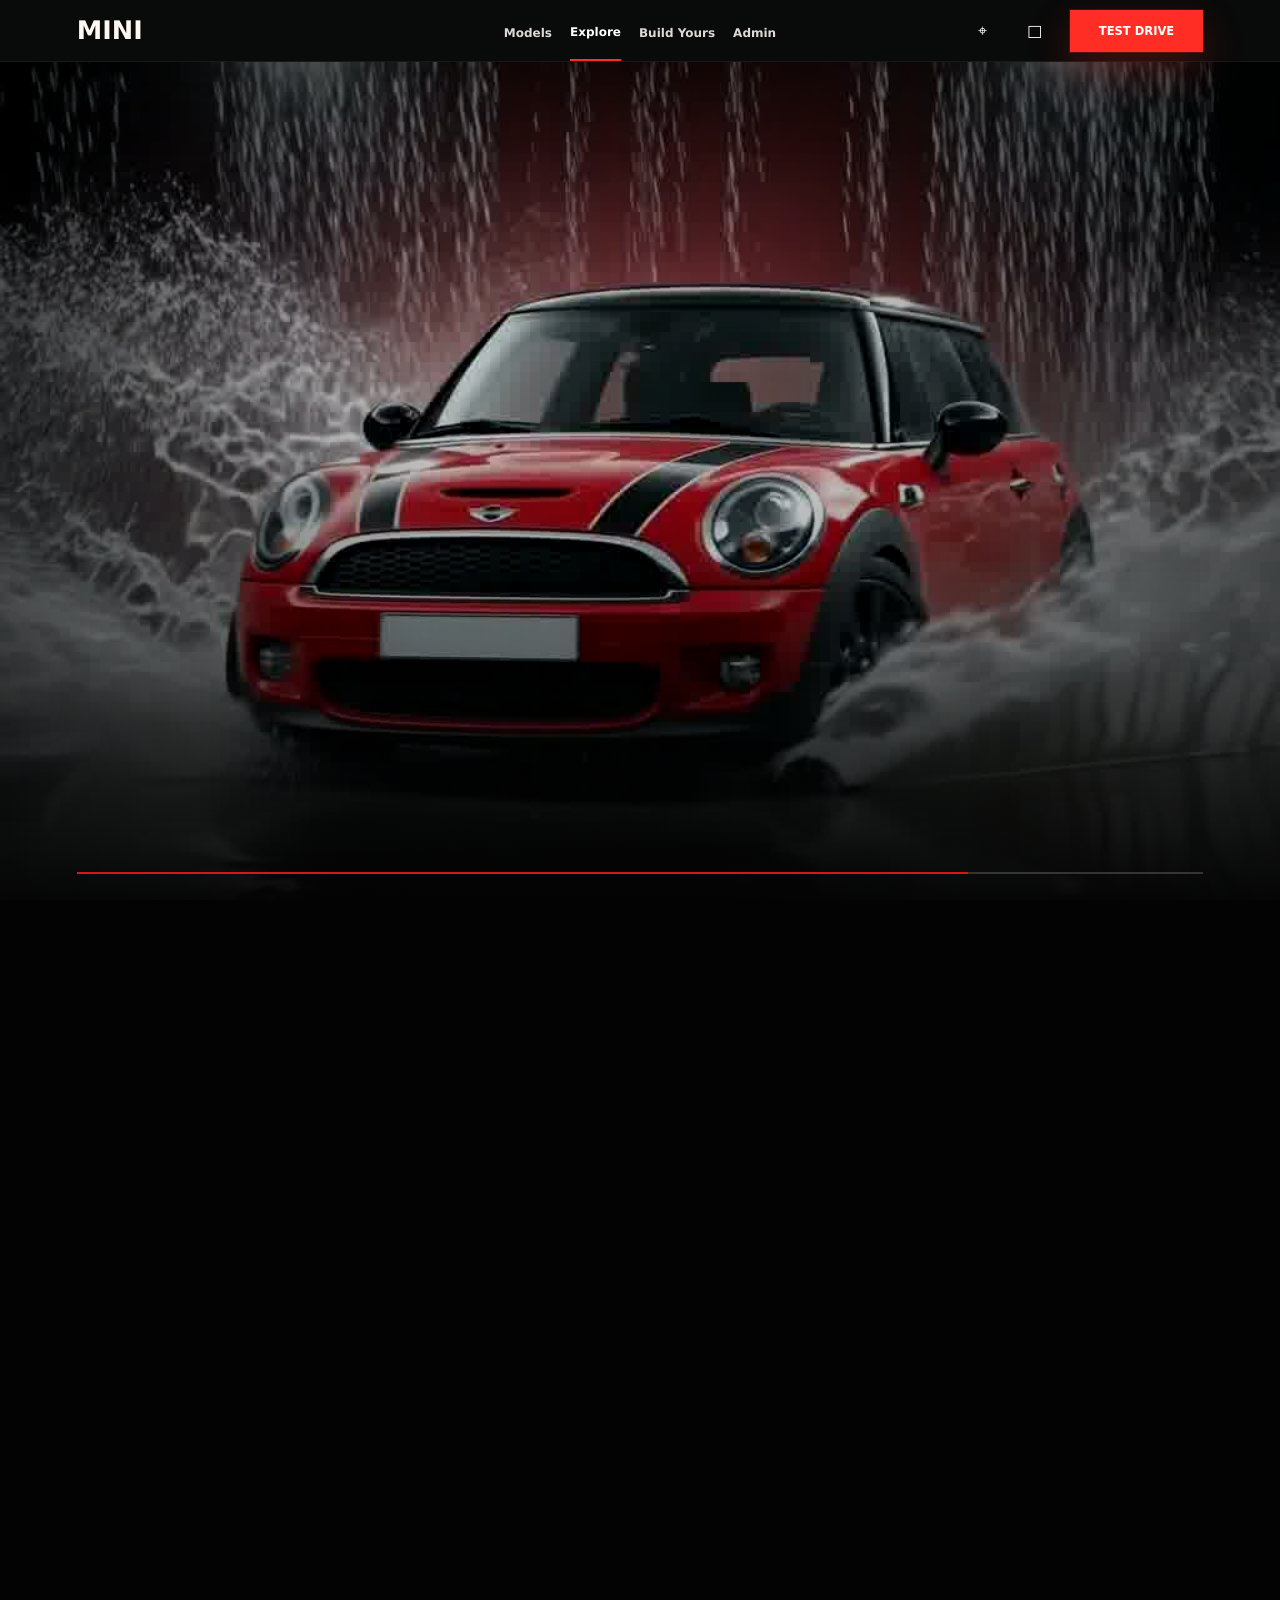
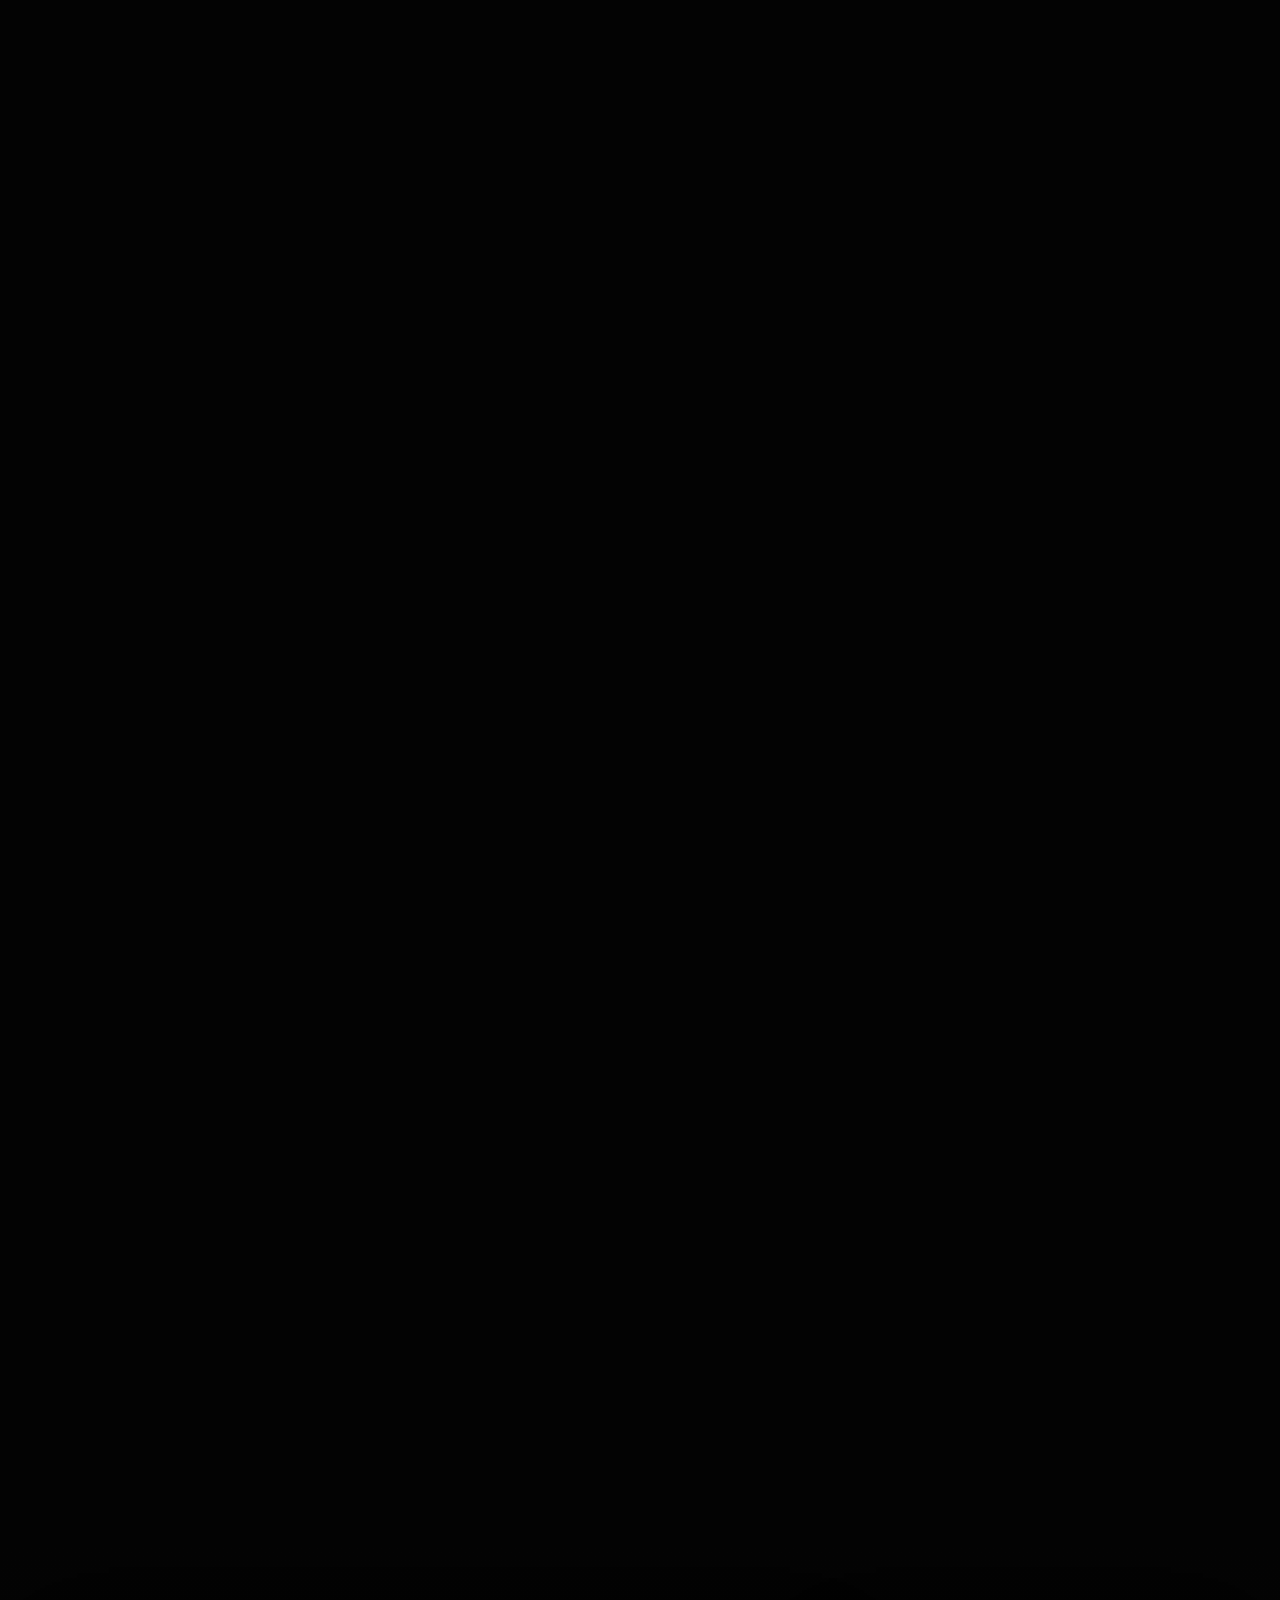
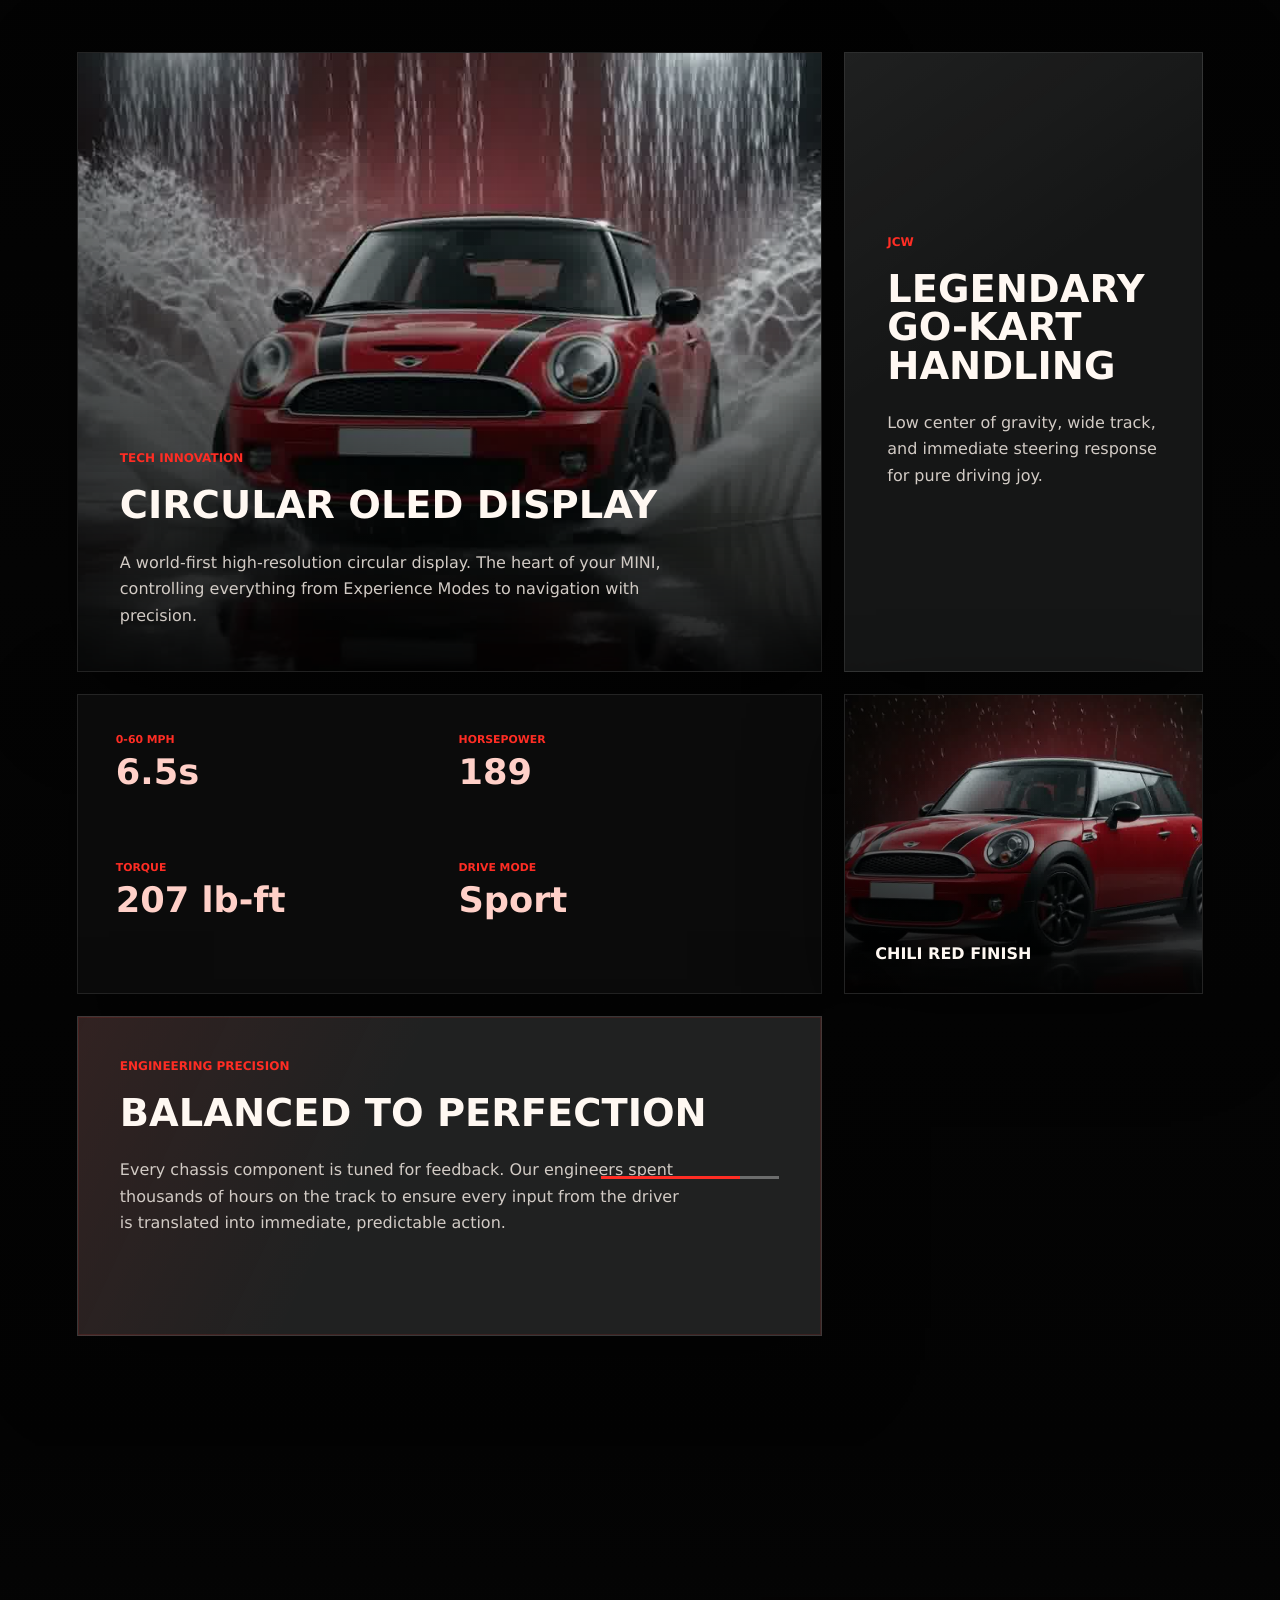
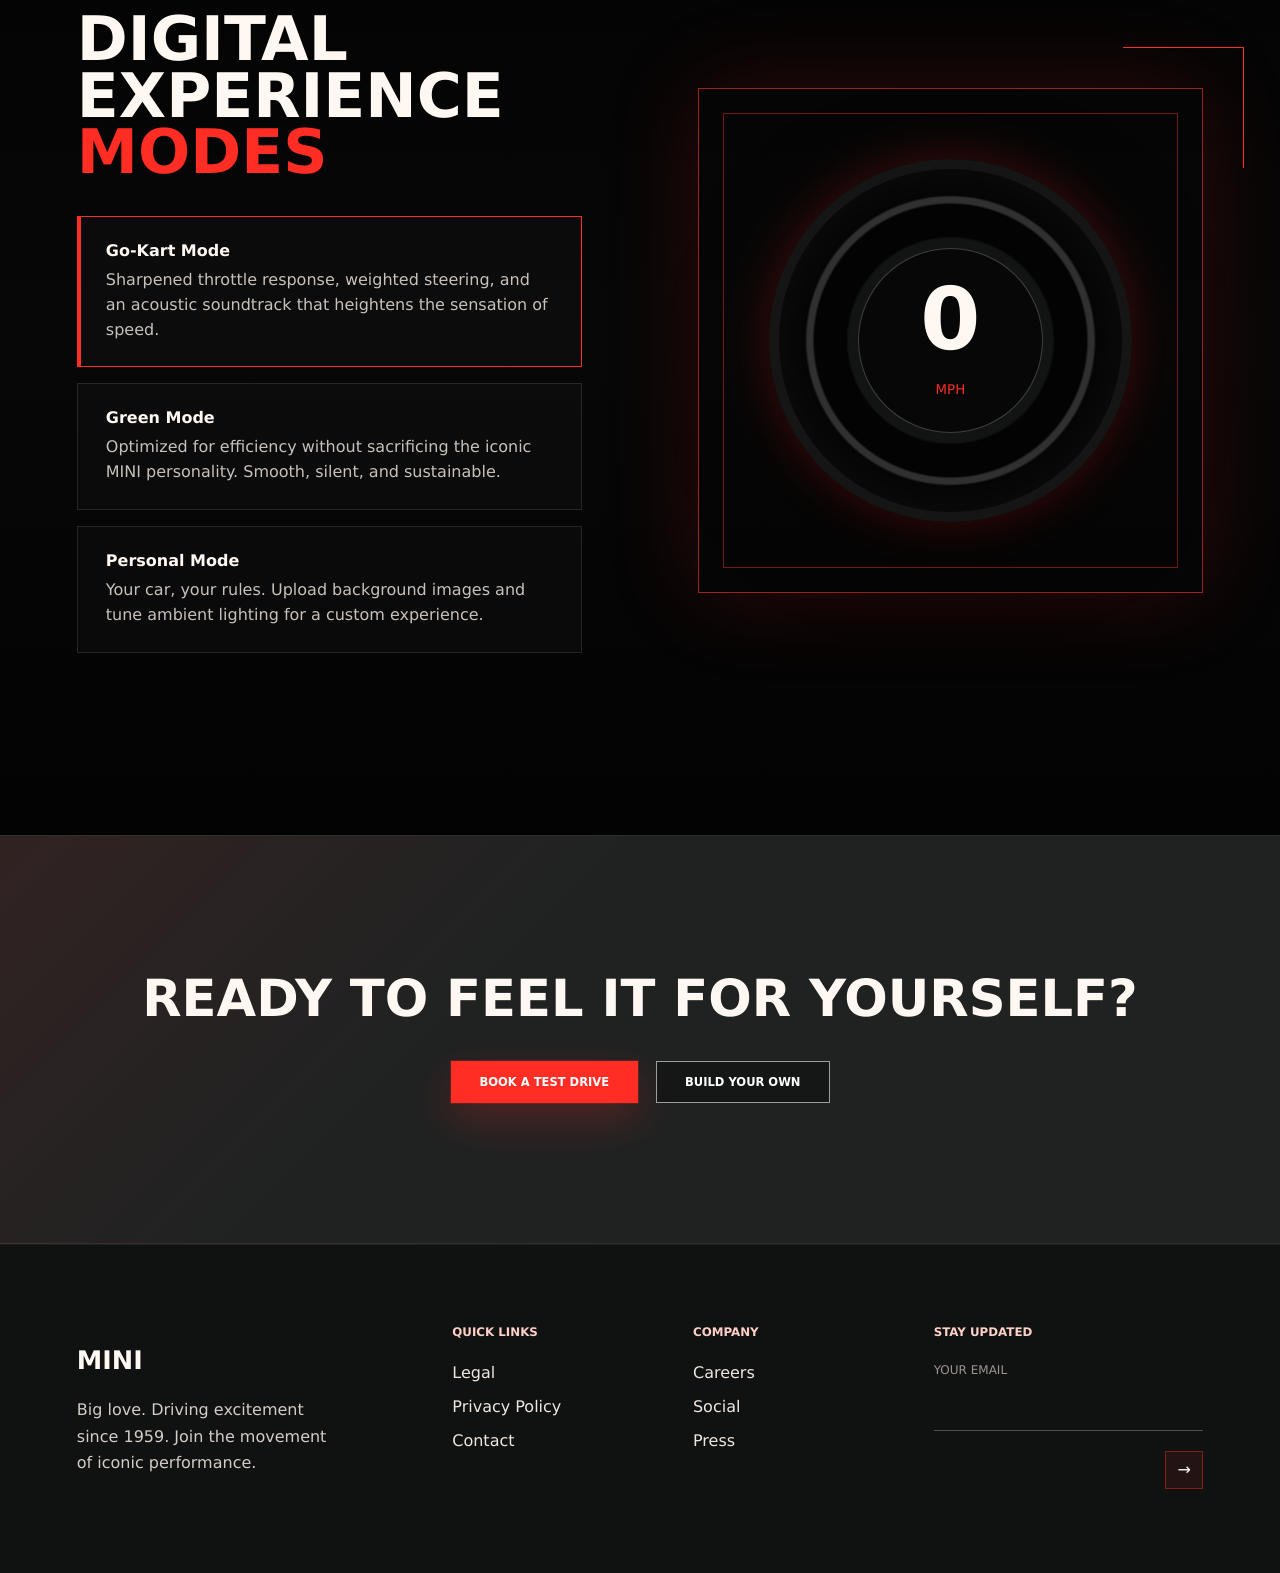
<file: index.html>
<!doctype html>
<html lang="en">
  <head>
    <meta charset="utf-8">
    <meta name="viewport" content="width=device-width, initial-scale=1">
    <title>MINI Scroll Experience</title>
    <meta name="theme-color" content="#050505">
    <link rel="preload" as="image" href="ezgif-38873a8ef8fd9200-jpg/ezgif-frame-001.jpg">
    <link rel="preload" as="image" href="ezgif-38873a8ef8fd9200-jpg/ezgif-frame-135.jpg">
    <link rel="preload" as="image" href="ezgif-38873a8ef8fd9200-jpg/ezgif-frame-270.jpg">
    <link rel="stylesheet" href="styles.css">
  </head>
  <body class="loading">
    <div class="loader" id="loader" aria-live="polite">
      <div class="loader-inner">
        <p>MINI experience</p>
        <h2>Preparing the drive</h2>
        <div class="loader-track">
          <span id="loader-bar"></span>
        </div>
        <strong id="loader-count">0%</strong>
      </div>
    </div>

    <main>
      <div class="site-page">
        <nav class="topbar" aria-label="Primary navigation">
          <a class="brand" href="#">MINI</a>
          <div class="nav-links">
            <a href="#models">Models</a>
            <a class="active" href="#explore">Explore</a>
            <a href="#build" data-open-modal="build">Build Yours</a>
            <a href="/admin.html">Admin</a>
          </div>
          <div class="nav-actions">
            <button class="icon-button" type="button" aria-label="Find a dealer" data-open-modal="dealer">⌖</button>
            <button class="icon-button" type="button" aria-label="Open configuration summary" data-open-modal="cart">□</button>
            <button class="drive-button" type="button" data-open-modal="test-drive">Test drive</button>
          </div>
        </nav>

        <section class="scroll-stage" id="explore" aria-label="Red car water reveal">
          <div class="sticky-frame">
            <canvas id="sequence" width="1280" height="720" aria-hidden="true"></canvas>
            <div class="shade"></div>
            <header class="hero-copy">
              <p>Iconic reborn</p>
              <h1>Performance without pretense.</h1>
              <span>
                Experience the legendary go-kart handling meets cutting-edge digital
                innovation. Every curve, every bolt, every pixel designed for the thrill
                of the drive.
              </span>
              <div class="button-row">
                <a class="primary-button" href="#design">Explore design</a>
                <a class="ghost-button" href="#specs">Specifications</a>
              </div>
            </header>
            <div class="progress" aria-hidden="true">
              <span></span>
            </div>
            <div class="scroll-cue" aria-hidden="true">
              <span></span>
            </div>
          </div>
        </section>

        <section class="feature-grid" id="design">
          <article class="feature-card wide visual-card">
            <img src="ezgif-38873a8ef8fd9200-jpg/ezgif-frame-200.jpg" alt="Red MINI driving through water">
            <div>
              <p>Tech innovation</p>
              <h3>Circular OLED Display</h3>
              <span>
                A world-first high-resolution circular display. The heart of your MINI,
                controlling everything from Experience Modes to navigation with precision.
              </span>
            </div>
          </article>

          <article class="feature-card text-card">
            <p>Jcw</p>
            <h3>Legendary go-kart handling</h3>
            <span>
              Low center of gravity, wide track, and immediate steering response for
              pure driving joy.
            </span>
          </article>

          <article class="spec-card" id="specs">
            <div><span>0-60 mph</span><strong>6.5s</strong></div>
            <div><span>Horsepower</span><strong>189</strong></div>
            <div><span>Torque</span><strong>207 lb-ft</strong></div>
            <div><span>Drive mode</span><strong>Sport</strong></div>
          </article>

          <article class="finish-card">
            <img src="ezgif-38873a8ef8fd9200-jpg/ezgif-frame-248.jpg" alt="Red MINI detail">
            <strong>Chili red finish</strong>
          </article>

          <article class="feature-card wide dark-card">
            <p>Engineering precision</p>
            <h3>Balanced to perfection</h3>
            <span>
              Every chassis component is tuned for feedback. Our engineers spent
              thousands of hours on the track to ensure every input from the driver is
              translated into immediate, predictable action.
            </span>
            <div class="meter"><i></i></div>
          </article>
        </section>

        <section class="digital-section">
          <div class="modes">
            <h2>Digital experience <span>modes</span></h2>
            <article class="mode active-mode">
              <strong>Go-Kart Mode</strong>
              <p>Sharpened throttle response, weighted steering, and an acoustic soundtrack that heightens the sensation of speed.</p>
            </article>
            <article class="mode">
              <strong>Green Mode</strong>
              <p>Optimized for efficiency without sacrificing the iconic MINI personality. Smooth, silent, and sustainable.</p>
            </article>
            <article class="mode">
              <strong>Personal Mode</strong>
              <p>Your car, your rules. Upload background images and tune ambient lighting for a custom experience.</p>
            </article>
          </div>
          <div class="oled-panel" aria-label="Circular dashboard display illustration">
            <div class="screen">
              <div class="dial">
                <span>0</span>
                <small>mph</small>
              </div>
            </div>
          </div>
        </section>

        <section class="cta" id="test-drive">
          <h2>Ready to feel it for yourself?</h2>
          <div class="button-row center">
            <button class="primary-button" type="button" data-open-modal="test-drive">Book a test drive</button>
            <button class="ghost-button" type="button" data-open-modal="build">Build your own</button>
          </div>
        </section>

        <footer class="footer">
          <div>
            <h2>MINI</h2>
            <p>Big love. Driving excitement since 1959. Join the movement of iconic performance.</p>
          </div>
          <div>
            <h4>Quick links</h4>
            <a href="#">Legal</a>
            <a href="#">Privacy Policy</a>
            <a href="#" data-open-modal="dealer">Contact</a>
          </div>
          <div>
            <h4>Company</h4>
            <a href="#">Careers</a>
            <a href="#">Social</a>
            <a href="#">Press</a>
          </div>
          <form id="newsletter-form">
            <h4>Stay updated</h4>
            <label>
              <span>Your email</span>
              <input name="email" type="email" aria-label="Your email" required>
            </label>
            <button class="footer-submit" type="submit" aria-label="Subscribe">→</button>
          </form>
        </footer>
      </div>
    </main>

    <div class="modal-layer" id="modal-layer" aria-hidden="true">
      <section class="modal" role="dialog" aria-modal="true" aria-labelledby="modal-title">
        <button class="modal-close" type="button" aria-label="Close">×</button>

        <form class="modal-form" id="test-drive-form" data-modal="test-drive">
          <p>MINI concierge</p>
          <h2 id="modal-title">Book a test drive</h2>
          <div class="form-grid">
            <label><span>Name</span><input name="name" required minlength="2"></label>
            <label><span>Email</span><input name="email" type="email" required></label>
            <label><span>Phone</span><input name="phone" required minlength="7"></label>
            <label><span>City</span><input name="city" required></label>
            <label><span>Preferred date</span><input name="date" type="date" required></label>
            <label>
              <span>Model</span>
              <select name="model" required>
                <option value="MINI Cooper S">MINI Cooper S</option>
                <option value="MINI John Cooper Works">MINI John Cooper Works</option>
                <option value="MINI Electric">MINI Electric</option>
              </select>
            </label>
          </div>
          <button class="primary-button full-button" type="submit">Confirm request</button>
        </form>

        <form class="modal-form" id="build-form" data-modal="build">
          <p>Build yours</p>
          <h2>Configure your MINI</h2>
          <div class="form-grid">
            <label>
              <span>Variant</span>
              <select name="variant" required>
                <option value="Cooper S Sport">Cooper S Sport</option>
                <option value="JCW Track">JCW Track</option>
                <option value="Electric Iconic">Electric Iconic</option>
              </select>
            </label>
            <label>
              <span>Color</span>
              <select name="color" required>
                <option value="Chili Red">Chili Red</option>
                <option value="Midnight Black">Midnight Black</option>
                <option value="Nanuq White">Nanuq White</option>
              </select>
            </label>
            <label>
              <span>Experience mode</span>
              <select name="mode" required>
                <option value="Go-Kart">Go-Kart</option>
                <option value="Green">Green</option>
                <option value="Personal">Personal</option>
              </select>
            </label>
            <label><span>Budget</span><input name="budget" placeholder="Optional"></label>
          </div>
          <button class="primary-button full-button" type="submit">Save configuration</button>
        </form>

        <form class="modal-form" id="dealer-form" data-modal="dealer">
          <p>Dealer locator</p>
          <h2>Find a MINI partner</h2>
          <label><span>Your city</span><input name="city" required></label>
          <button class="primary-button full-button" type="submit">Search dealers</button>
          <div class="dealer-results" id="dealer-results"></div>
        </form>

        <div class="modal-form" data-modal="cart">
          <p>Your garage</p>
          <h2>Configuration summary</h2>
          <div class="cart-summary" id="cart-summary">
            <span>No configuration saved yet.</span>
          </div>
          <button class="primary-button full-button" type="button" data-open-modal="build">Build your MINI</button>
        </div>
      </section>
    </div>

    <div class="toast" id="toast" role="status" aria-live="polite"></div>

    <script src="script.js"></script>
  </body>
</html>
</file>
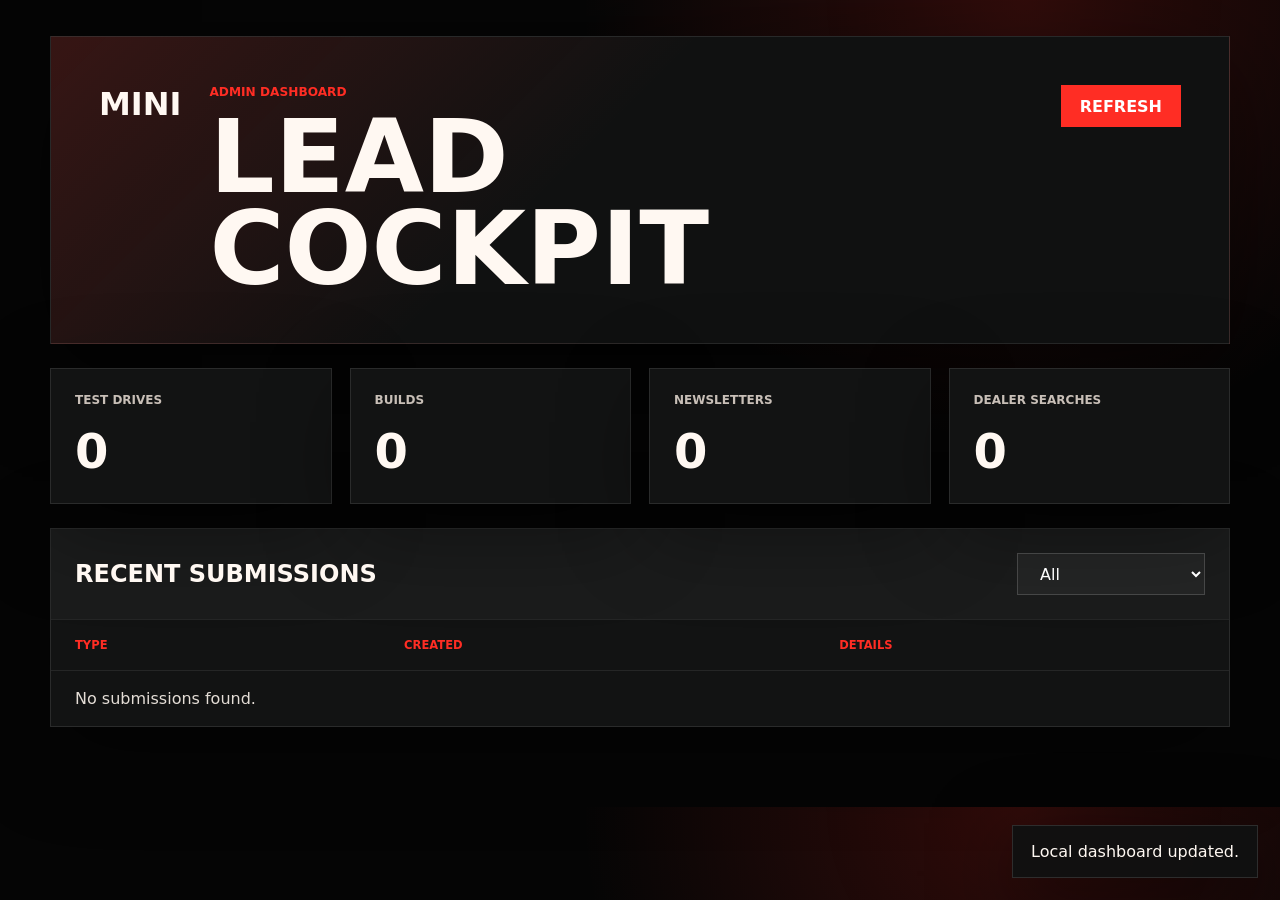
<file: admin.html>
<!doctype html>
<html lang="en">
  <head>
    <meta charset="utf-8">
    <meta name="viewport" content="width=device-width, initial-scale=1">
    <title>MINI Admin</title>
    <meta name="theme-color" content="#050505">
    <link rel="stylesheet" href="admin.css">
  </head>
  <body>
    <main class="admin-shell">
      <header class="admin-hero">
        <a href="/">MINI</a>
        <div>
          <p>Admin dashboard</p>
          <h1>Lead cockpit</h1>
        </div>
        <button id="refresh" type="button">Refresh</button>
      </header>

      <section class="stats" aria-label="Submission counts">
        <article><span>Test drives</span><strong id="count-test-drives">0</strong></article>
        <article><span>Builds</span><strong id="count-builds">0</strong></article>
        <article><span>Newsletters</span><strong id="count-newsletters">0</strong></article>
        <article><span>Dealer searches</span><strong id="count-dealers">0</strong></article>
      </section>

      <section class="panel">
        <div class="panel-head">
          <h2>Recent submissions</h2>
          <select id="filter" aria-label="Filter submissions">
            <option value="all">All</option>
            <option value="test_drives">Test drives</option>
            <option value="builds">Builds</option>
            <option value="newsletters">Newsletters</option>
            <option value="dealer_searches">Dealer searches</option>
          </select>
        </div>
        <div class="table-wrap">
          <table>
            <thead>
              <tr>
                <th>Type</th>
                <th>Created</th>
                <th>Details</th>
              </tr>
            </thead>
            <tbody id="submissions">
              <tr><td colspan="3">Loading submissions...</td></tr>
            </tbody>
          </table>
        </div>
      </section>
    </main>

    <div class="toast" id="admin-toast" role="status" aria-live="polite"></div>
    <script src="admin.js"></script>
  </body>
</html>
</file>
<file: styles.css>
:root {
  color-scheme: dark;
  --ink: #fff8f2;
  --muted: #c9c0b7;
  --line: rgba(255, 248, 242, 0.18);
  --accent: #d91515;
  --accent-2: #ff2d24;
  --accent-soft: rgba(255, 45, 36, 0.34);
  --bg: #040404;
  --panel: #151616;
  --panel-2: #202121;
  --hairline: rgba(255, 255, 255, 0.1);
  --shadow: 0 24px 90px rgba(0, 0, 0, 0.48);
}

* {
  box-sizing: border-box;
}

html {
  scroll-behavior: smooth;
}

body {
  margin: 0;
  min-width: 320px;
  background: var(--bg);
  color: var(--ink);
  font-family: Inter, ui-sans-serif, system-ui, -apple-system, BlinkMacSystemFont, "Segoe UI", sans-serif;
  text-rendering: geometricPrecision;
  -webkit-font-smoothing: antialiased;
}

body.loading {
  overflow: hidden;
}

.loader {
  position: fixed;
  inset: 0;
  z-index: 100;
  display: grid;
  place-items: center;
  padding: 24px;
  background:
    radial-gradient(circle at 50% 42%, rgba(255, 45, 36, 0.24), transparent 34%),
    linear-gradient(135deg, #050505, #101111 52%, #050505);
  transition: opacity 420ms ease, visibility 420ms ease;
}

.loader.is-done {
  opacity: 0;
  visibility: hidden;
  pointer-events: none;
}

.loader-inner {
  width: min(520px, 100%);
  text-align: center;
}

.loader-inner p {
  margin: 0 0 16px;
  color: var(--accent-2);
  font-size: 0.75rem;
  font-weight: 900;
  text-transform: uppercase;
}

.loader-inner h2 {
  margin: 0 0 28px;
  font-size: clamp(2.4rem, 6vw, 5.2rem);
  line-height: 0.92;
  text-transform: uppercase;
}

.loader-track {
  height: 3px;
  overflow: hidden;
  background: rgba(255, 255, 255, 0.12);
}

.loader-track span {
  display: block;
  width: var(--load-progress, 0%);
  height: 100%;
  background: var(--accent-2);
  box-shadow: 0 0 26px rgba(255, 45, 36, 0.5);
  transition: width 180ms ease;
}

.loader-inner strong {
  display: block;
  margin-top: 16px;
  color: #d8d0c9;
}

a {
  color: inherit;
  text-decoration: none;
}

button,
input,
select {
  font: inherit;
}

button {
  cursor: pointer;
}

main {
  overflow-x: clip;
}

.scroll-stage {
  height: 520vh;
  min-height: 3000px;
  position: relative;
  background: #030303;
}

.sticky-frame {
  position: sticky;
  top: 62px;
  height: calc(100vh - 62px);
  min-height: 540px;
  display: grid;
  place-items: center;
  overflow: hidden;
  background: #020202;
  box-shadow: inset 0 -1px 0 rgba(255, 255, 255, 0.05);
}

canvas {
  width: 100vw;
  height: 100vh;
  display: block;
  object-fit: cover;
  will-change: contents;
  filter: contrast(1.08) saturate(1.08) brightness(0.94);
}

.shade {
  position: absolute;
  inset: 0;
  pointer-events: none;
  opacity: calc(1 - (var(--progress, 0) * 0.35));
  transition: opacity 120ms linear;
  background:
    linear-gradient(90deg, rgba(0, 0, 0, 0.74), rgba(0, 0, 0, 0.18) 33%, rgba(0, 0, 0, 0.05) 58%, rgba(0, 0, 0, 0.6)),
    linear-gradient(180deg, rgba(0, 0, 0, 0.5), transparent 36%, rgba(0, 0, 0, 0.74)),
    radial-gradient(ellipse at center, transparent 34%, rgba(0, 0, 0, 0.5) 100%);
}

.sticky-frame::before {
  content: "";
  position: absolute;
  inset: 0;
  pointer-events: none;
  opacity: 0.42;
  background:
    repeating-linear-gradient(100deg, transparent 0 42px, rgba(255, 255, 255, 0.035) 43px, transparent 46px),
    linear-gradient(115deg, transparent 0 24%, rgba(255, 25, 20, 0.22) 42%, transparent 65%);
  mix-blend-mode: screen;
}

.sticky-frame::after {
  content: "";
  position: absolute;
  inset: auto 0 0;
  height: 28vh;
  pointer-events: none;
  background: linear-gradient(180deg, transparent, rgba(3, 3, 3, 0.92));
}

.hero-copy {
  position: absolute;
  left: clamp(20px, 6vw, 84px);
  bottom: clamp(74px, 12vh, 132px);
  width: min(760px, calc(100vw - 40px));
  transform: translate3d(0, calc(var(--lift, 0) * -22px), 0);
  opacity: var(--copy-opacity, 1);
  will-change: opacity, transform;
  z-index: 2;
  text-shadow: 0 16px 52px rgba(0, 0, 0, 0.7);
}

.hero-copy p,
.eyebrow {
  margin: 0 0 14px;
  color: var(--accent-2);
  font-size: clamp(0.75rem, 1.4vw, 0.92rem);
  font-weight: 700;
  letter-spacing: 0;
  text-transform: uppercase;
}

.hero-copy h1 {
  margin: 0;
  max-width: 13ch;
  font-size: clamp(3rem, 7.5vw, 7rem);
  line-height: 0.94;
  letter-spacing: 0;
  text-transform: uppercase;
  text-wrap: balance;
  filter: drop-shadow(0 0 22px rgba(255, 45, 36, 0.08));
}

.hero-copy span {
  display: block;
  width: min(620px, 100%);
  margin: 26px 0 30px;
  color: #e4dfda;
  line-height: 1.7;
}

.progress {
  position: absolute;
  left: clamp(20px, 6vw, 84px);
  right: clamp(20px, 6vw, 84px);
  bottom: 26px;
  height: 2px;
  background: var(--line);
  overflow: hidden;
  z-index: 3;
}

.progress span {
  display: block;
  width: calc(var(--progress, 0) * 100%);
  height: 100%;
  background: var(--accent);
  box-shadow: 0 0 18px var(--accent-soft), 0 0 42px rgba(255, 45, 36, 0.22);
  transform-origin: left center;
}

.scroll-cue {
  position: absolute;
  right: clamp(20px, 6vw, 84px);
  bottom: 48px;
  z-index: 3;
  width: 22px;
  height: 42px;
  border: 1px solid rgba(255, 255, 255, 0.42);
  border-radius: 20px;
  opacity: calc(1 - (var(--progress, 0) * 3));
}

.scroll-cue span {
  position: absolute;
  left: 50%;
  top: 8px;
  width: 4px;
  height: 4px;
  border-radius: 50%;
  background: #fff;
  transform: translateX(-50%);
  animation: cue 1.5s ease-in-out infinite;
  box-shadow: 0 0 18px rgba(255, 255, 255, 0.8);
}

@keyframes cue {
  0% {
    transform: translate(-50%, 0);
    opacity: 0;
  }

  35% {
    opacity: 1;
  }

  100% {
    transform: translate(-50%, 18px);
    opacity: 0;
  }
}

.site-page {
  background: #030303;
  color: var(--ink);
}

.topbar {
  position: sticky;
  top: 0;
  z-index: 20;
  height: 62px;
  display: grid;
  grid-template-columns: 1fr auto 1fr;
  align-items: center;
  padding: 0 clamp(20px, 6vw, 80px);
  background: rgba(12, 13, 13, 0.78);
  border-bottom: 1px solid rgba(255, 255, 255, 0.06);
  backdrop-filter: blur(18px);
  box-shadow: 0 18px 70px rgba(0, 0, 0, 0.28);
}

.brand,
.footer h2 {
  font-size: clamp(1.6rem, 2vw, 2rem);
  font-weight: 900;
  letter-spacing: 0;
}

.nav-links,
.nav-actions,
.button-row {
  display: flex;
  align-items: center;
  gap: 18px;
}

.nav-links a {
  padding: 24px 0 20px;
  color: #ded9d4;
  font-size: 0.75rem;
  font-weight: 800;
  transition: color 160ms ease, border-color 160ms ease;
}

.nav-links .active {
  color: #fff;
  border-bottom: 2px solid var(--accent-2);
}

.nav-actions {
  justify-self: end;
}

.icon-button {
  width: 34px;
  height: 34px;
  border: 0;
  background: transparent;
  color: #fff;
  cursor: pointer;
  border: 1px solid transparent;
  transition: border-color 160ms ease, background 160ms ease;
}

.icon-button:hover,
.icon-button:focus-visible {
  border-color: rgba(255, 255, 255, 0.2);
  background: rgba(255, 255, 255, 0.06);
}

.drive-button,
.primary-button,
.ghost-button {
  min-height: 42px;
  display: inline-grid;
  place-items: center;
  padding: 0 28px;
  border: 1px solid var(--accent-2);
  font-size: 0.72rem;
  font-weight: 900;
  letter-spacing: 0;
  text-transform: uppercase;
  transition: transform 180ms ease, box-shadow 180ms ease, border-color 180ms ease, background 180ms ease;
}

button.drive-button,
button.primary-button,
button.ghost-button {
  appearance: none;
  cursor: pointer;
}

.drive-button,
.primary-button {
  background: var(--accent-2);
  color: #fff;
  box-shadow: 0 0 0 1px rgba(255, 45, 36, 0.2), 0 16px 42px rgba(255, 45, 36, 0.24);
}

.ghost-button {
  background: rgba(0, 0, 0, 0.35);
  color: #fff;
  border-color: rgba(255, 255, 255, 0.58);
}

.drive-button:hover,
.primary-button:hover,
.ghost-button:hover,
.drive-button:focus-visible,
.primary-button:focus-visible,
.ghost-button:focus-visible {
  transform: translateY(-2px);
}

.ghost-button:hover,
.ghost-button:focus-visible {
  border-color: var(--accent-2);
  box-shadow: 0 0 35px rgba(255, 45, 36, 0.16);
}

.feature-card p,
.modes h2 span {
  margin: 0 0 22px;
  color: var(--accent-2);
  font-size: 0.75rem;
  font-weight: 900;
  text-transform: uppercase;
}

.modes h2,
.cta h2 {
  margin: 0;
  font-size: clamp(3rem, 7.6vw, 7.1rem);
  line-height: 0.92;
  letter-spacing: 0;
  text-transform: uppercase;
}

.feature-grid {
  display: grid;
  grid-template-columns: 1.35fr 0.65fr;
  gap: 22px;
  padding: clamp(70px, 9vw, 110px) clamp(22px, 6vw, 80px);
  background:
    linear-gradient(180deg, #030303 0, #050505 42%, #030303 100%);
}

.feature-card,
.spec-card,
.finish-card {
  border: 1px solid var(--hairline);
  background: #0b0b0b;
  box-shadow: var(--shadow);
  transition: transform 220ms ease, border-color 220ms ease, box-shadow 220ms ease;
}

.reveal {
  opacity: 0;
  transform: translateY(28px);
  transition: opacity 700ms ease, transform 700ms ease;
}

.reveal.is-visible {
  opacity: 1;
  transform: translateY(0);
}

.feature-card:hover,
.spec-card:hover,
.finish-card:hover {
  transform: translateY(-4px);
  border-color: rgba(255, 45, 36, 0.38);
  box-shadow: 0 32px 100px rgba(0, 0, 0, 0.55), 0 0 54px rgba(255, 45, 36, 0.1);
}

.feature-card {
  min-height: 320px;
  padding: 42px;
}

.feature-card h3 {
  margin: 0 0 24px;
  font-size: clamp(1.6rem, 3vw, 2.6rem);
  line-height: 1;
  text-transform: uppercase;
}

.feature-card span {
  display: block;
  max-width: 560px;
  color: #d2cbc5;
  line-height: 1.65;
}

.visual-card {
  position: relative;
  min-height: 620px;
  display: flex;
  align-items: end;
  overflow: hidden;
}

.visual-card img,
.finish-card img {
  position: absolute;
  inset: 0;
  width: 100%;
  height: 100%;
  object-fit: cover;
}

.visual-card::after,
.finish-card::after {
  content: "";
  position: absolute;
  inset: 0;
  background:
    linear-gradient(180deg, transparent 22%, rgba(0, 0, 0, 0.9)),
    linear-gradient(90deg, rgba(0, 0, 0, 0.44), transparent 58%);
}

.visual-card div,
.finish-card strong {
  position: relative;
  z-index: 1;
}

.text-card {
  display: grid;
  align-content: center;
  background:
    linear-gradient(145deg, rgba(255, 255, 255, 0.045), transparent 42%),
    var(--panel);
}

.spec-card {
  display: grid;
  grid-template-columns: 1fr 1fr;
  gap: 34px 18px;
  padding: 38px;
}

.spec-card span {
  display: block;
  margin-bottom: 6px;
  color: var(--accent-2);
  font-size: 0.68rem;
  font-weight: 900;
  text-transform: uppercase;
}

.spec-card strong {
  font-size: clamp(1.6rem, 3vw, 2.2rem);
  color: #ffd0c8;
}

.finish-card {
  position: relative;
  min-height: 300px;
  padding: 30px;
  display: flex;
  align-items: end;
  overflow: hidden;
}

.finish-card strong {
  text-transform: uppercase;
}

.dark-card {
  position: relative;
  overflow: hidden;
  background:
    linear-gradient(115deg, rgba(255, 45, 36, 0.08), transparent 40%),
    var(--panel-2);
}

.dark-card::after {
  content: "";
  position: absolute;
  inset: 0;
  pointer-events: none;
  border: 1px solid rgba(255, 45, 36, 0.12);
}

.meter {
  position: absolute;
  right: 42px;
  top: 50%;
  width: min(210px, 24%);
  height: 3px;
  background: rgba(255, 255, 255, 0.34);
}

.meter i {
  display: block;
  width: 78%;
  height: 100%;
  background: var(--accent-2);
}

.digital-section {
  display: grid;
  grid-template-columns: 1fr 1fr;
  gap: clamp(40px, 9vw, 130px);
  align-items: center;
  padding: clamp(90px, 13vw, 180px) clamp(22px, 6vw, 80px);
  background:
    linear-gradient(180deg, #030303, #070707 50%, #030303);
}

.modes h2 {
  margin-bottom: 34px;
  font-size: clamp(2.4rem, 4.8vw, 4.4rem);
}

.modes h2 span {
  display: block;
  margin: 0;
  font-size: inherit;
  line-height: inherit;
}

.mode {
  padding: 24px 28px;
  border: 1px solid rgba(255, 255, 255, 0.11);
  margin-bottom: 16px;
  background: rgba(255, 255, 255, 0.018);
  transition: transform 180ms ease, border-color 180ms ease, background 180ms ease;
}

.mode:hover {
  transform: translateX(6px);
  border-color: rgba(255, 45, 36, 0.42);
  background: rgba(255, 45, 36, 0.045);
}

.active-mode {
  border-color: var(--accent-2);
  box-shadow: inset 3px 0 0 var(--accent-2);
}

.mode strong {
  display: block;
  margin-bottom: 8px;
}

.mode p {
  margin: 0;
  color: #c8c1bb;
  line-height: 1.55;
}

.oled-panel {
  position: relative;
  aspect-ratio: 1 / 1;
  width: min(520px, 100%);
  justify-self: center;
  display: grid;
  place-items: center;
  border: 1px solid rgba(255, 58, 48, 0.6);
  box-shadow: 0 0 90px rgba(255, 45, 36, 0.16);
}

.oled-panel::before,
.oled-panel::after {
  content: "";
  position: absolute;
  border: 1px solid var(--accent-2);
}

.oled-panel::before {
  inset: 24px;
  opacity: 0.45;
}

.oled-panel::after {
  right: -42px;
  top: -42px;
  width: 120px;
  height: 120px;
  border-left: 0;
  border-bottom: 0;
}

.screen {
  width: 72%;
  aspect-ratio: 1 / 1;
  display: grid;
  place-items: center;
  border-radius: 50%;
  background:
    radial-gradient(circle, #121414 0 42%, #030303 43% 56%, #303030 57% 59%, #050505 60%);
  border: 10px solid #151515;
  box-shadow:
    inset 0 0 48px rgba(255, 255, 255, 0.04),
    0 0 50px rgba(255, 40, 32, 0.24),
    0 30px 90px rgba(0, 0, 0, 0.7);
}

.dial {
  width: 54%;
  aspect-ratio: 1 / 1;
  display: grid;
  place-items: center;
  border-radius: 50%;
  border: 1px solid rgba(255, 255, 255, 0.22);
  background: #070707;
}

.dial span {
  font-size: clamp(3rem, 8vw, 5.4rem);
  font-weight: 900;
}

.dial small {
  margin-top: -42px;
  color: var(--accent-2);
  text-transform: uppercase;
}

.cta {
  padding: clamp(88px, 12vw, 140px) 22px;
  text-align: center;
  background:
    linear-gradient(135deg, rgba(255, 45, 36, 0.08), transparent 38%),
    #202222;
  border-top: 1px solid rgba(255, 255, 255, 0.06);
  border-bottom: 1px solid rgba(255, 255, 255, 0.06);
}

.cta h2 {
  margin-bottom: 38px;
  font-size: clamp(2rem, 4vw, 3.2rem);
}

.center {
  justify-content: center;
}

.footer {
  display: grid;
  grid-template-columns: 1.2fr 0.7fr 0.7fr 1fr;
  gap: 52px;
  padding: 80px clamp(22px, 6vw, 80px);
  background: #101212;
  border-top: 1px solid rgba(255, 255, 255, 0.06);
}

.footer form {
  position: relative;
}

.footer p {
  max-width: 260px;
  color: #d4ccc6;
  line-height: 1.65;
}

.footer h4 {
  margin: 0 0 24px;
  color: #ffd0c8;
  font-size: 0.74rem;
  text-transform: uppercase;
}

.footer a {
  display: block;
  margin-bottom: 15px;
  color: #eee7e0;
}

.footer label {
  display: block;
}

.footer label span {
  display: block;
  margin-bottom: 12px;
  color: #9c9590;
  font-size: 0.75rem;
  text-transform: uppercase;
}

.footer input {
  width: 100%;
  height: 42px;
  border: 0;
  border-bottom: 1px solid rgba(255, 255, 255, 0.26);
  background: transparent;
  color: #fff;
  outline: 0;
  transition: border-color 160ms ease, box-shadow 160ms ease;
}

.footer input:focus {
  border-color: var(--accent-2);
  box-shadow: 0 12px 34px rgba(255, 45, 36, 0.12);
}

.footer-submit {
  position: absolute;
  right: 0;
  bottom: 4px;
  width: 38px;
  height: 38px;
  border: 1px solid rgba(255, 45, 36, 0.45);
  background: rgba(255, 45, 36, 0.08);
  color: #fff;
  transition: background 160ms ease, transform 160ms ease;
}

.footer-submit:hover,
.footer-submit:focus-visible {
  background: var(--accent-2);
  transform: translateY(-2px);
}

.modal-layer {
  position: fixed;
  inset: 0;
  z-index: 60;
  display: grid;
  place-items: center;
  padding: 22px;
  background: rgba(0, 0, 0, 0.72);
  opacity: 0;
  pointer-events: none;
  transition: opacity 180ms ease;
  backdrop-filter: blur(18px);
}

.modal-layer.is-open {
  opacity: 1;
  pointer-events: auto;
}

.modal {
  position: relative;
  width: min(760px, 100%);
  max-height: min(760px, calc(100vh - 44px));
  overflow: auto;
  border: 1px solid rgba(255, 255, 255, 0.14);
  background:
    linear-gradient(145deg, rgba(255, 45, 36, 0.14), transparent 42%),
    #101111;
  box-shadow: 0 34px 120px rgba(0, 0, 0, 0.74), 0 0 70px rgba(255, 45, 36, 0.14);
  transform: translateY(18px) scale(0.98);
  transition: transform 180ms ease;
}

.modal-layer.is-open .modal {
  transform: translateY(0) scale(1);
}

.modal-close {
  position: absolute;
  top: 18px;
  right: 18px;
  z-index: 2;
  width: 38px;
  height: 38px;
  border: 1px solid rgba(255, 255, 255, 0.18);
  background: rgba(255, 255, 255, 0.06);
  color: #fff;
  font-size: 1.3rem;
}

.modal-form {
  display: none;
  padding: clamp(28px, 5vw, 54px);
}

.modal-form.is-active {
  display: block;
}

.modal-form p {
  margin: 0 0 14px;
  color: var(--accent-2);
  font-size: 0.75rem;
  font-weight: 900;
  text-transform: uppercase;
}

.modal-form h2 {
  margin: 0 0 28px;
  font-size: clamp(2rem, 4vw, 3.5rem);
  line-height: 0.95;
  text-transform: uppercase;
}

.form-grid {
  display: grid;
  grid-template-columns: 1fr 1fr;
  gap: 18px;
}

.modal-form label {
  display: grid;
  gap: 8px;
  margin-bottom: 18px;
}

.modal-form label span {
  color: #cfc7bf;
  font-size: 0.74rem;
  font-weight: 900;
  text-transform: uppercase;
}

.modal-form input,
.modal-form select {
  width: 100%;
  min-height: 46px;
  border: 1px solid rgba(255, 255, 255, 0.14);
  background: rgba(0, 0, 0, 0.28);
  color: #fff;
  padding: 0 14px;
  outline: 0;
}

.modal-form select option {
  background: #111;
  color: #fff;
}

.modal-form input:focus,
.modal-form select:focus {
  border-color: var(--accent-2);
  box-shadow: 0 0 0 3px rgba(255, 45, 36, 0.16);
}

.full-button {
  width: 100%;
  margin-top: 12px;
}

.dealer-results,
.cart-summary {
  display: grid;
  gap: 12px;
  margin-top: 20px;
}

.result-card,
.cart-summary dl {
  margin: 0;
  padding: 18px;
  border: 1px solid rgba(255, 255, 255, 0.12);
  background: rgba(255, 255, 255, 0.04);
}

.result-card strong,
.cart-summary dt {
  color: #fff;
  font-weight: 900;
}

.result-card span,
.cart-summary dd {
  display: block;
  margin: 6px 0 0;
  color: #cfc7bf;
}

.cart-summary dl {
  display: grid;
  grid-template-columns: 0.8fr 1.2fr;
  gap: 10px 18px;
}

.cart-summary dd {
  margin: 0;
}

.toast {
  position: fixed;
  right: 22px;
  bottom: 22px;
  z-index: 80;
  max-width: min(420px, calc(100vw - 44px));
  padding: 16px 18px;
  border: 1px solid rgba(255, 255, 255, 0.12);
  background: rgba(16, 17, 17, 0.94);
  color: #fff;
  box-shadow: 0 22px 80px rgba(0, 0, 0, 0.52);
  opacity: 0;
  transform: translateY(12px);
  pointer-events: none;
  transition: opacity 180ms ease, transform 180ms ease;
}

.toast.is-visible {
  opacity: 1;
  transform: translateY(0);
}

.toast.is-error {
  border-color: rgba(255, 45, 36, 0.6);
}

@media (max-width: 720px) {
  .scroll-stage {
    height: 500vh;
    min-height: 2600px;
  }

  .sticky-frame {
    top: 60px;
    height: calc(100vh - 60px);
    min-height: 520px;
  }

  canvas {
    width: 100vh;
    height: 100vh;
    transform: scale(1.35);
  }

  .hero-copy {
    bottom: 86px;
  }

  .hero-copy span {
    font-size: 0.95rem;
  }

  .button-row {
    flex-wrap: wrap;
  }

  .scroll-cue {
    display: none;
  }

  .topbar {
    grid-template-columns: 1fr auto;
    height: auto;
    min-height: 60px;
  }

  .nav-links {
    display: none;
  }

  .drive-button {
    padding: 0 14px;
  }

  .icon-button {
    display: none;
  }

  .feature-grid,
  .digital-section,
  .footer {
    grid-template-columns: 1fr;
  }

  .form-grid {
    grid-template-columns: 1fr;
    gap: 0;
  }

  .visual-card {
    min-height: 460px;
  }

  .feature-card,
  .spec-card {
    padding: 28px;
  }

  .meter {
    position: static;
    width: 100%;
    margin-top: 30px;
  }
}
</file>
<file: admin.css>
:root {
  color-scheme: dark;
  --bg: #050505;
  --panel: #121313;
  --panel-2: #1b1c1c;
  --ink: #fff8f2;
  --muted: #c8bfb7;
  --accent: #ff2d24;
}

* {
  box-sizing: border-box;
}

body {
  margin: 0;
  min-width: 320px;
  background:
    radial-gradient(circle at 80% 0, rgba(255, 45, 36, 0.18), transparent 34%),
    var(--bg);
  color: var(--ink);
  font-family: Inter, ui-sans-serif, system-ui, -apple-system, BlinkMacSystemFont, "Segoe UI", sans-serif;
}

a {
  color: inherit;
  text-decoration: none;
}

button,
select {
  font: inherit;
}

.admin-shell {
  width: min(1180px, calc(100% - 40px));
  margin: 0 auto;
  padding: 36px 0 80px;
}

.admin-hero {
  min-height: 210px;
  display: grid;
  grid-template-columns: 1fr auto auto;
  gap: 28px;
  align-items: start;
  padding: clamp(24px, 5vw, 48px);
  border: 1px solid rgba(255, 255, 255, 0.1);
  background:
    linear-gradient(135deg, rgba(255, 45, 36, 0.16), transparent 44%),
    #101111;
  box-shadow: 0 28px 100px rgba(0, 0, 0, 0.48);
}

.admin-hero a {
  font-size: 2rem;
  font-weight: 900;
}

.admin-hero p {
  margin: 0 0 12px;
  color: var(--accent);
  font-size: 0.76rem;
  font-weight: 900;
  text-transform: uppercase;
}

.admin-hero h1 {
  margin: 0;
  font-size: clamp(3rem, 8vw, 7rem);
  line-height: 0.9;
  text-transform: uppercase;
}

button,
select {
  min-height: 42px;
  border: 1px solid rgba(255, 255, 255, 0.16);
  background: rgba(255, 255, 255, 0.04);
  color: #fff;
  padding: 0 18px;
}

button {
  cursor: pointer;
  background: var(--accent);
  border-color: var(--accent);
  font-weight: 900;
  text-transform: uppercase;
}

select option {
  background: #111;
}

.stats {
  display: grid;
  grid-template-columns: repeat(4, 1fr);
  gap: 18px;
  margin: 24px 0;
}

.stats article,
.panel {
  border: 1px solid rgba(255, 255, 255, 0.1);
  background: var(--panel);
  box-shadow: 0 24px 90px rgba(0, 0, 0, 0.42);
}

.stats article {
  padding: 24px;
}

.stats span {
  display: block;
  color: var(--muted);
  font-size: 0.75rem;
  font-weight: 900;
  text-transform: uppercase;
}

.stats strong {
  display: block;
  margin-top: 16px;
  font-size: 3rem;
}

.panel {
  overflow: hidden;
}

.panel-head {
  display: flex;
  justify-content: space-between;
  gap: 18px;
  align-items: center;
  padding: 24px;
  background: var(--panel-2);
}

.panel-head h2 {
  margin: 0;
  text-transform: uppercase;
}

.table-wrap {
  overflow-x: auto;
}

table {
  width: 100%;
  min-width: 760px;
  border-collapse: collapse;
}

th,
td {
  padding: 18px 24px;
  border-top: 1px solid rgba(255, 255, 255, 0.08);
  text-align: left;
  vertical-align: top;
}

th {
  color: var(--accent);
  font-size: 0.72rem;
  text-transform: uppercase;
}

td {
  color: #e4ddd6;
}

.tag {
  display: inline-block;
  padding: 6px 10px;
  background: rgba(255, 45, 36, 0.14);
  color: #fff;
  font-size: 0.72rem;
  font-weight: 900;
  text-transform: uppercase;
}

.details {
  display: grid;
  gap: 7px;
}

.details span {
  color: var(--muted);
}

.details strong {
  color: #fff;
}

.toast {
  position: fixed;
  right: 22px;
  bottom: 22px;
  max-width: min(420px, calc(100vw - 44px));
  padding: 16px 18px;
  border: 1px solid rgba(255, 255, 255, 0.12);
  background: rgba(16, 17, 17, 0.94);
  box-shadow: 0 22px 80px rgba(0, 0, 0, 0.52);
  opacity: 0;
  transform: translateY(12px);
  transition: opacity 180ms ease, transform 180ms ease;
}

.toast.is-visible {
  opacity: 1;
  transform: translateY(0);
}

@media (max-width: 760px) {
  .admin-shell {
    width: min(100% - 28px, 1180px);
  }

  .admin-hero,
  .stats {
    grid-template-columns: 1fr;
  }

  .panel-head {
    align-items: stretch;
    flex-direction: column;
  }
}
</file>
